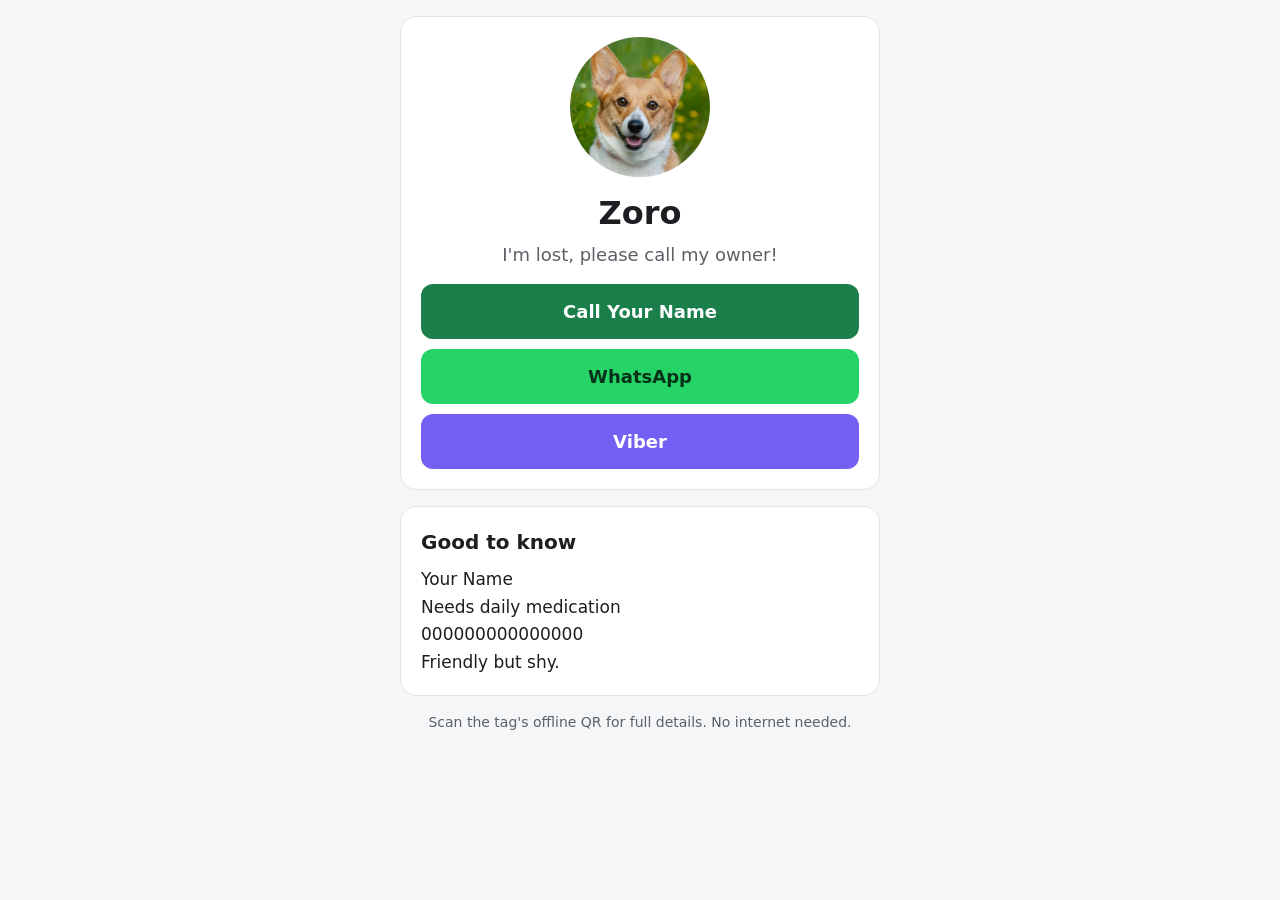
<file: index.html>
<!DOCTYPE html>
<html lang="en">
<head>
<meta charset="utf-8">
<meta name="viewport" content="width=device-width, initial-scale=1">
<title>Zoro - if found, please contact my owner</title>
<style>
  :root {
    color-scheme: light dark;
    --bg: #f5f6f8;
    --card: #ffffff;
    --text: #1c1e21;
    --muted: #5b6167;
    --accent: #1a7f4b;
    --accent-text: #ffffff;
    --border: #e2e5e9;
    --whatsapp: #25d366;
    --viber: #7360f2;
  }
  @media (prefers-color-scheme: dark) {
    :root {
      --bg: #14161a;
      --card: #1e2126;
      --text: #f1f3f5;
      --muted: #a9b0b8;
      --accent: #2ea86a;
      --accent-text: #ffffff;
      --border: #30343b;
    }
  }
  * { box-sizing: border-box; }
  body {
    margin: 0;
    padding: 16px;
    background: var(--bg);
    color: var(--text);
    font-family: system-ui, -apple-system, "Segoe UI", Roboto, sans-serif;
    line-height: 1.5;
    -webkit-text-size-adjust: 100%;
  }
  main {
    max-width: 480px;
    margin: 0 auto;
  }
  .card {
    background: var(--card);
    border: 1px solid var(--border);
    border-radius: 16px;
    padding: 20px;
    margin-bottom: 16px;
  }
  .photo {
    width: 140px;
    height: 140px;
    margin: 0 auto 12px;
    border-radius: 50%;
    overflow: hidden;
    background: var(--border);
    display: flex;
    align-items: center;
    justify-content: center;
    font-size: 64px;
    line-height: 1;
  }
  .photo img {
    width: 100%;
    height: 100%;
    object-fit: cover;
    display: block;
  }
  h1 {
    margin: 0 0 4px;
    font-size: 32px;
    text-align: center;
  }
  .tagline {
    margin: 0 0 16px;
    text-align: center;
    color: var(--muted);
    font-size: 18px;
  }
  .actions {
    display: flex;
    flex-direction: column;
    gap: 10px;
  }
  a.button {
    display: block;
    padding: 14px 16px;
    border-radius: 12px;
    text-align: center;
    text-decoration: none;
    font-size: 18px;
    font-weight: 600;
    color: var(--accent-text);
  }
  a.call { background: var(--accent); }
  a.whatsapp { background: var(--whatsapp); color: #07321a; }
  a.viber { background: var(--viber); }
  h2 {
    margin: 0 0 10px;
    font-size: 20px;
  }
  dl {
    margin: 0;
  }
  dt {
    font-size: 13px;
    text-transform: uppercase;
    letter-spacing: 0.04em;
    color: var(--muted);
    margin-top: 10px;
  }
  dt:first-child { margin-top: 0; }
  dd {
    margin: 2px 0 0;
    font-size: 17px;
    word-break: break-word;
  }
  footer {
    text-align: center;
    color: var(--muted);
    font-size: 14px;
    padding: 0 0 16px;
  }
</style>
</head>
<body>
<main>
  <div class="card">
    <div class="photo"><img src="pet.jpg" alt="Photo of Zoro"></div>
    <h1>Zoro</h1>
    <p class="tagline">I'm lost, please call my owner!</p>
    <div class="actions">
      <a class="button call" href="tel:639171234567">Call Your Name</a>
      <a class="button whatsapp" href="https://wa.me/639171234567">WhatsApp</a>
      <a class="button viber" href="viber://chat?number=%2B639171234567">Viber</a>
    </div>
  </div>
  <div class="card">
    <h2>Good to know</h2>
    <dl>
    <dd>Your Name</dd>
    <dd>Needs daily medication</dd>
    <dd>000000000000000</dd>
    <dd>Friendly but shy.</dd>
    </dl>
  </div>
  <footer>Scan the tag's offline QR for full details. No internet needed.</footer>
</main>
</body>
</html>
</file>
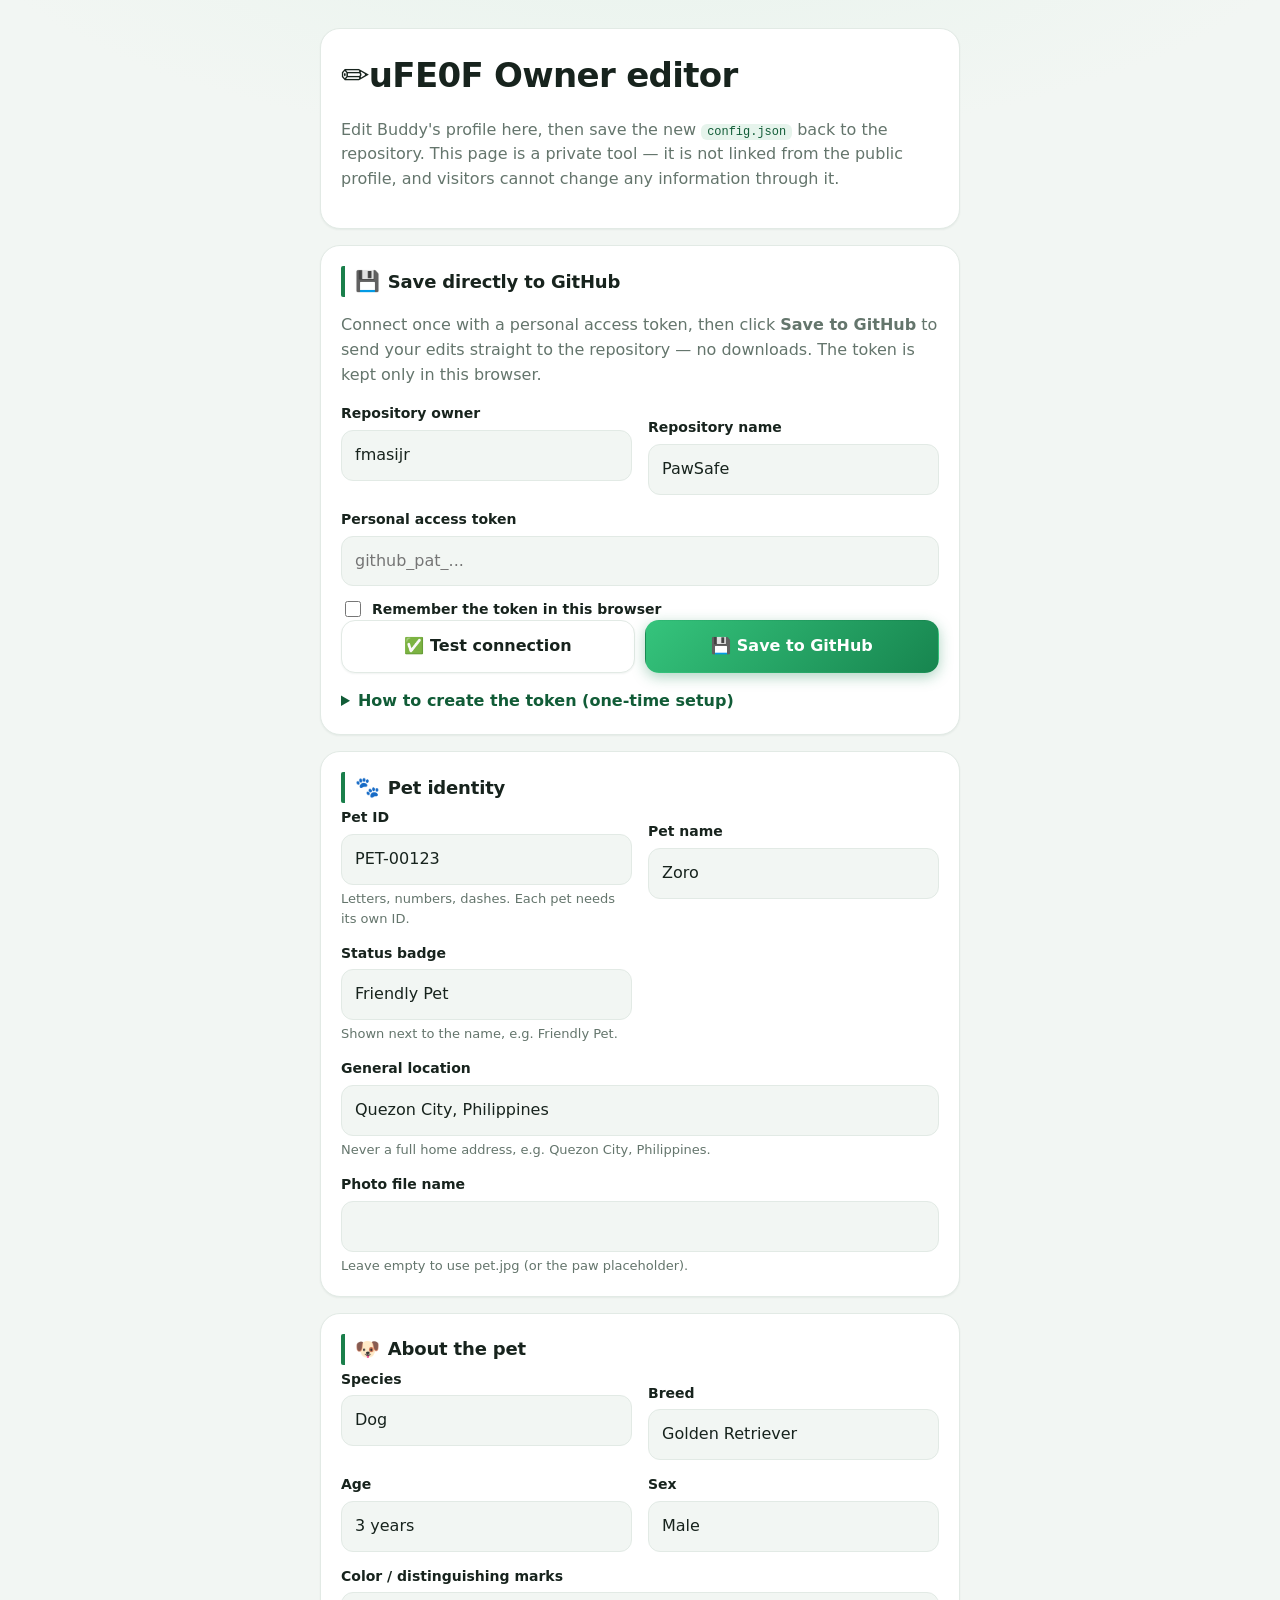
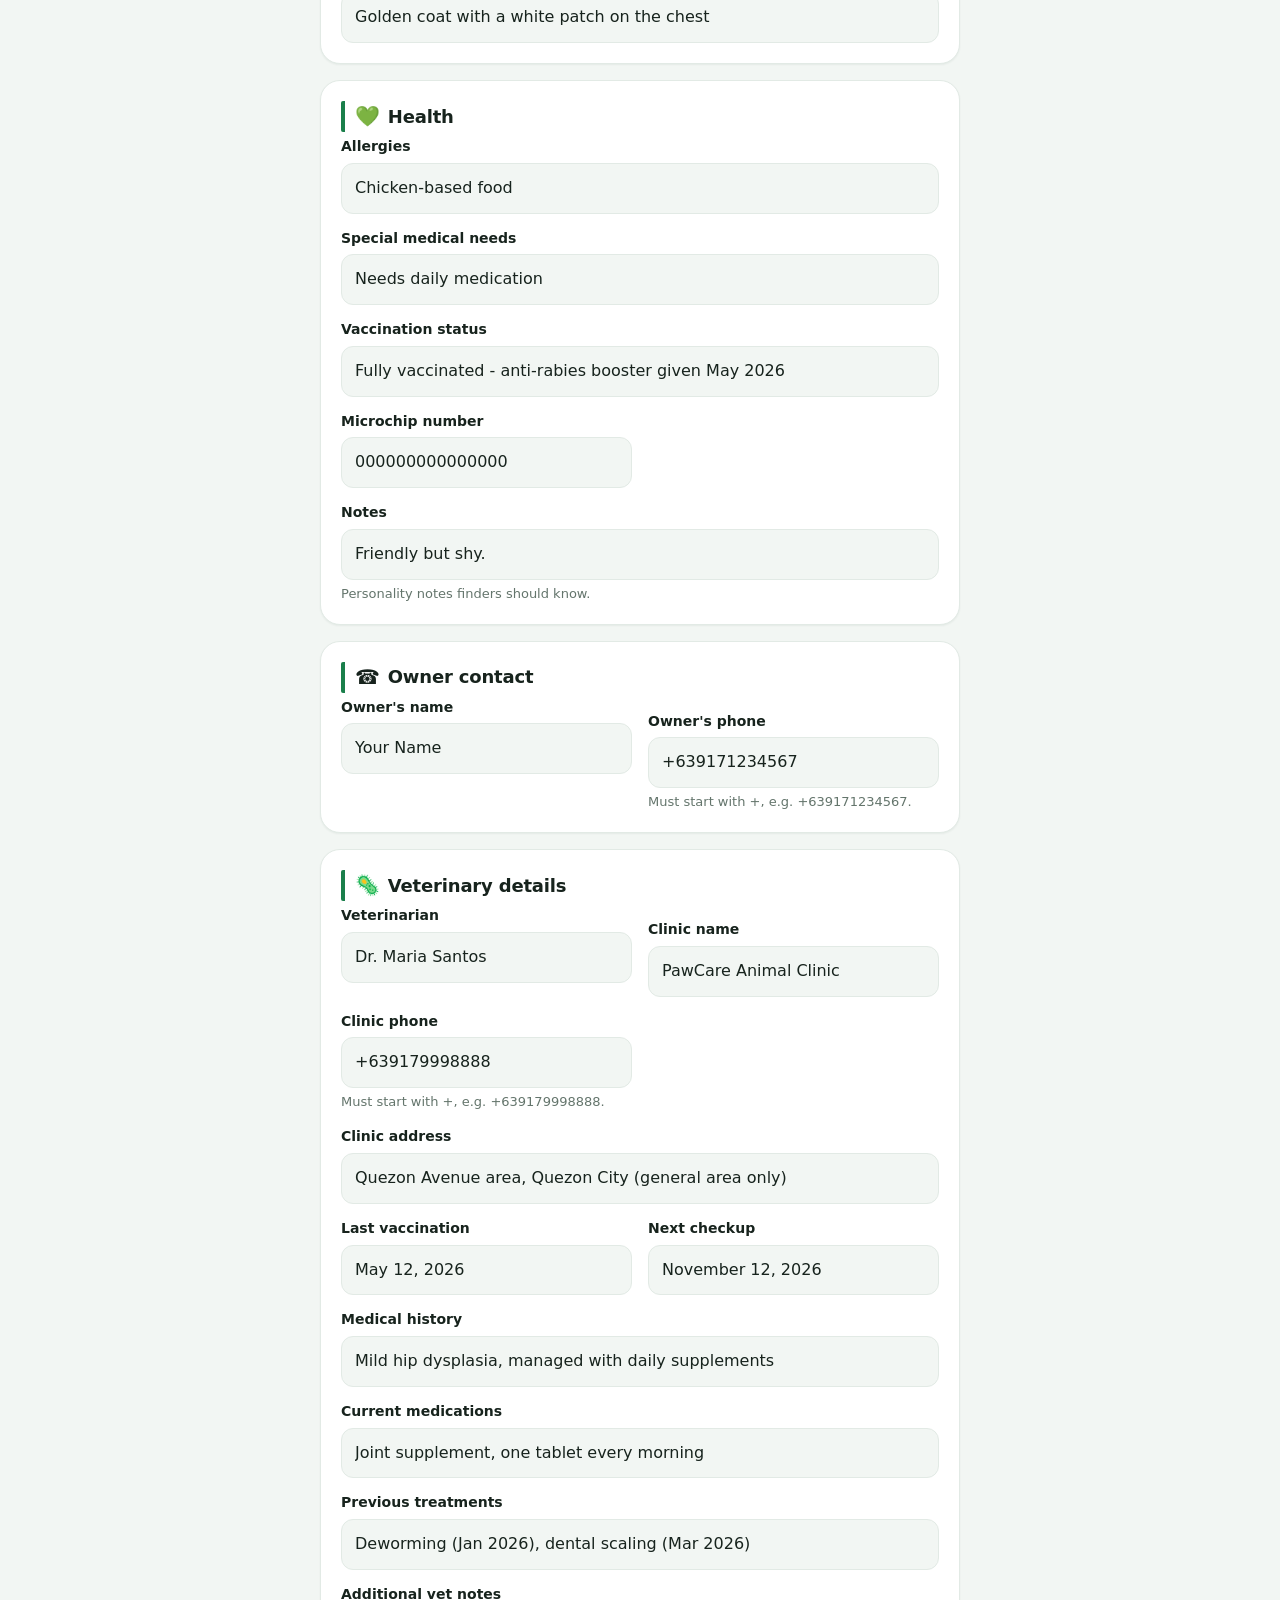
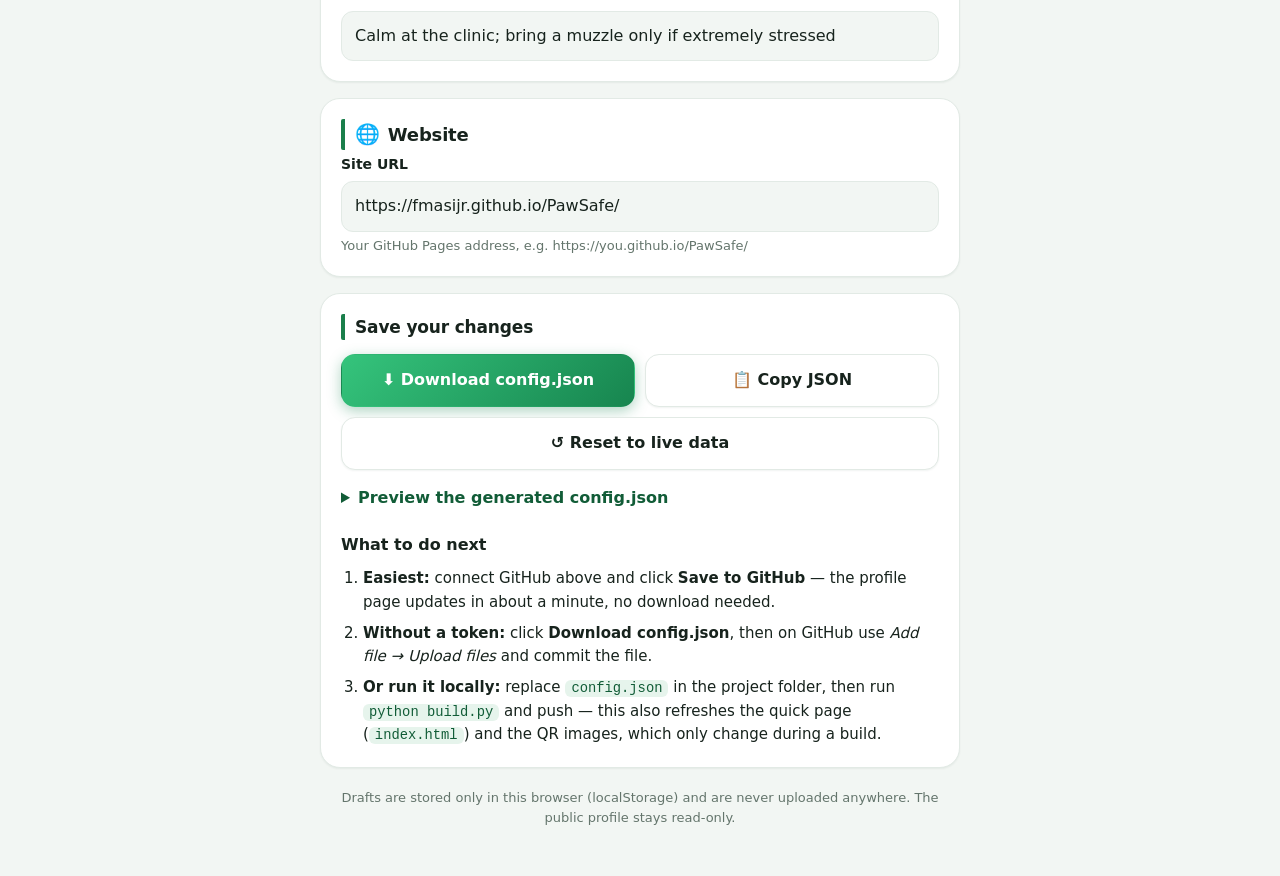
<file: edit.html>
<!DOCTYPE html>
<html lang="en">
<head>
<meta charset="utf-8">
<meta name="viewport" content="width=device-width, initial-scale=1">
<title>Owner editor - PawSafe</title>
<meta name="robots" content="noindex, nofollow">
<link rel="stylesheet" href="pet.css">
<link rel="stylesheet" href="edit.css">
</head>
<body>
<main class="page">

  <header class="card editor-header">
    <h1>Owner editor</h1>
    <p class="muted">Edit Buddy's profile here, then save the new <code>config.json</code>
      back to the repository. This page is a private tool &mdash; it is not linked from
      the public profile, and visitors cannot change any information through it.</p>
    <p class="notice" id="load-error" hidden></p>
  </header>

  <!-- draft restore offer -->
  <div class="card draft-banner" id="draft-banner" hidden>
    <p><strong>Draft found in this browser.</strong> Would you like to continue where
      you left off?</p>
    <div class="draft-actions">
      <button type="button" class="btn btn-primary" id="restore-draft">Restore draft</button>
      <button type="button" class="btn" id="discard-draft">Discard draft</button>
    </div>
  </div>

  <!-- GitHub connection: save edits straight to the repository -->
  <div class="card">
    <h2 class="section-title"><span class="section-icon">&#128190;</span> Save directly to GitHub</h2>
    <p class="muted">Connect once with a personal access token, then click
      <strong>Save to GitHub</strong> to send your edits straight to the repository &mdash;
      no downloads. The token is kept only in this browser.</p>
    <div class="section-fields">
      <div class="field">
        <label for="gh-owner">Repository owner</label>
        <input type="text" id="gh-owner" placeholder="fmasijr" autocomplete="off">
      </div>
      <div class="field">
        <label for="gh-repo">Repository name</label>
        <input type="text" id="gh-repo" placeholder="PawSafe" autocomplete="off">
      </div>
      <div class="field wide">
        <label for="gh-token">Personal access token</label>
        <input type="password" id="gh-token" placeholder="github_pat_..." autocomplete="off">
      </div>
    </div>
    <label class="gh-remember">
      <input type="checkbox" id="gh-remember">
      Remember the token in this browser
    </label>
    <div class="actions">
      <button type="button" class="btn" id="gh-test">&#9989; Test connection</button>
      <button type="button" class="btn btn-primary" id="gh-save">&#128190; Save to GitHub</button>
    </div>
    <p class="result-box" id="gh-status" hidden></p>
    <details class="json-preview">
      <summary>How to create the token (one-time setup)</summary>
      <ol class="steps">
        <li>On GitHub: click your photo &rarr; <em>Settings</em> &rarr;
          <em>Developer settings</em> &rarr; <em>Personal access tokens</em> &rarr;
          <em>Fine-grained tokens</em> &rarr; <em>Generate new token</em>.</li>
        <li>Repository access: <em>Only select repositories</em> &rarr; choose this repo.</li>
        <li>Permissions &rarr; Repository permissions &rarr; set
          <strong>Contents</strong> to <em>Read and write</em>. Leave everything else off.</li>
        <li>Generate it, copy the token, and paste it above.</li>
      </ol>
      <p class="notice">Anyone with this token can change your repository. Never paste it
        on a shared or public computer, and revoke it anytime from that same GitHub page
        if it ever leaks. This connection can only commit files &mdash; it cannot touch
        settings, pages, or other repositories.</p>
    </details>
  </div>

  <!-- the form is built by edit.js from a field schema -->
  <form id="edit-form" novalidate>
    <div id="sections"></div>
  </form>

  <div class="card">
    <h2>Save your changes</h2>
    <div class="actions">
      <button type="button" class="btn btn-primary" id="download-btn">&#11015;&#65039; Download config.json</button>
      <button type="button" class="btn" id="copy-btn">&#128203; Copy JSON</button>
      <button type="button" class="btn" id="reset-btn">&#8634; Reset to live data</button>
    </div>
    <p class="notice" id="save-error" hidden></p>
    <p class="result-box ok" id="save-ok" hidden></p>

    <details class="json-preview">
      <summary>Preview the generated config.json</summary>
      <pre id="json-preview"></pre>
    </details>

    <h3>What to do next</h3>
    <ol class="steps">
      <li><strong>Easiest:</strong> connect GitHub above and click
        <strong>Save to GitHub</strong> &mdash; the profile page updates in about a
        minute, no download needed.</li>
      <li><strong>Without a token:</strong> click <strong>Download config.json</strong>,
        then on GitHub use <em>Add file &rarr; Upload files</em> and commit the file.</li>
      <li><strong>Or run it locally:</strong> replace <code>config.json</code> in the
        project folder, then run <code>python build.py</code> and push &mdash; this also
        refreshes the quick page (<code>index.html</code>) and the QR images, which
        only change during a build.</li>
    </ol>
  </div>

  <footer class="editor-footer muted">
    Drafts are stored only in this browser (localStorage) and are never uploaded
    anywhere. The public profile stays read-only.
  </footer>

</main>
<script src="edit.js"></script>
</body>
</html>
</file>
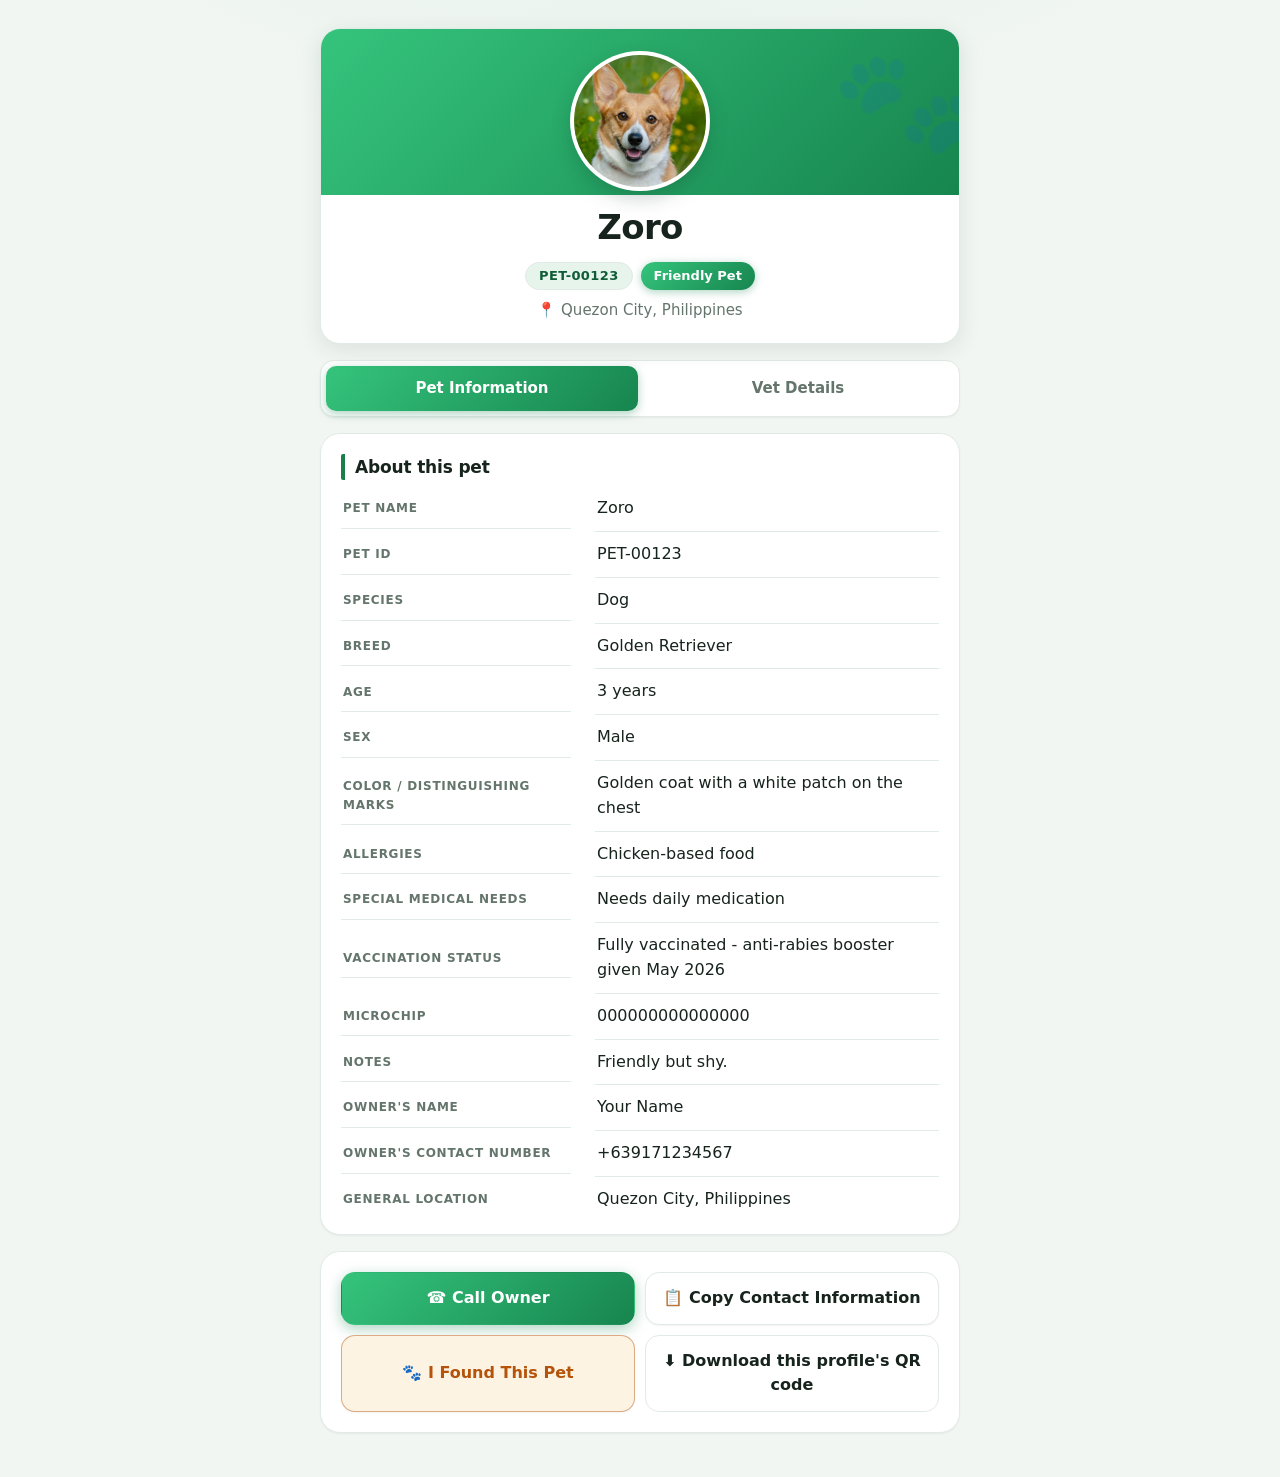
<file: pet.html>
<!DOCTYPE html>
<html lang="en">
<head>
<meta charset="utf-8">
<meta name="viewport" content="width=device-width, initial-scale=1">
<title>Pet profile - PawSafe</title>
<meta name="description" content="Found a lost pet? This page has the owner's contact details.">
<link rel="stylesheet" href="pet.css">
</head>
<body>
<main class="page">

  <!-- Loading state (shown for a moment while the page reads pets.js) -->
  <div class="card center" id="loading-state">
    <p class="spinner" aria-hidden="true">&#8987;</p>
    <p class="muted">Loading pet profile&hellip;</p>
  </div>

  <!-- Empty / not-found state -->
  <div class="card center" id="not-found-state" hidden>
    <p class="big-icon" aria-hidden="true">&#128269;</p>
    <h1>Pet profile not found</h1>
    <p class="muted" id="not-found-detail"></p>
    <p class="muted">Please ask the person with the pet to check the tag,
      or open the tag's offline QR code for the owner's phone number.</p>
    <a class="btn btn-primary" href="index.html">Go to the quick contact page</a>
  </div>

  <!-- Profile (filled in by pet.js) -->
  <div id="profile" hidden>

    <header class="card profile-header">
      <div class="photo" id="pet-photo"></div>
      <h1 id="pet-name"></h1>
      <div class="meta">
        <span class="chip" id="pet-id"></span>
        <span class="badge" id="pet-badge" hidden></span>
      </div>
      <p class="location" id="pet-location" hidden></p>
    </header>

    <div class="tabs" role="tablist" aria-label="Profile sections">
      <button type="button" class="tab" role="tab" id="tab-info"
              aria-controls="panel-info" aria-selected="true" tabindex="0">
        Pet Information
      </button>
      <button type="button" class="tab" role="tab" id="tab-vet"
              aria-controls="panel-vet" aria-selected="false" tabindex="-1">
        Vet Details
      </button>
    </div>

    <!-- Tab 1: Pet Information -->
    <section role="tabpanel" id="panel-info" aria-labelledby="tab-info" tabindex="0">
      <div class="card">
        <h2>About this pet</h2>
        <dl class="info-list" id="info-list"></dl>
        <p class="notice" id="owner-missing" hidden>
          &#9888;&#65039; This pet has no owner contact on file. Please bring it
          to the nearest veterinary clinic so the owner can be reached.
        </p>
      </div>

      <div class="card actions">
        <a class="btn btn-primary" id="call-owner" href="#" hidden>&#9742;&#65039; Call Owner</a>
        <button type="button" class="btn" id="copy-contact">&#128203; Copy Contact Information</button>
        <button type="button" class="btn btn-warn" id="found-btn" aria-expanded="false"
                aria-controls="found-card">&#128062; I Found This Pet</button>
        <a class="btn btn-ghost" id="download-qr" href="qr_pet.png" download hidden>
          &#11015;&#65039; Download this profile's QR code
        </a>
      </div>

      <!-- "I Found This Pet" form -->
      <div class="card" id="found-card" hidden>
        <h2>I found this pet</h2>
        <p class="muted">Tell the owner you have their pet. Fields marked
          <span class="req">*</span> are required.</p>
        <form id="found-form" novalidate>
          <div class="field">
            <label for="finder-name">Your name <span class="req">*</span></label>
            <input type="text" id="finder-name" name="finder-name"
                   autocomplete="name" aria-describedby="finder-name-error">
            <p class="field-error" id="finder-name-error" hidden></p>
          </div>
          <div class="field">
            <label for="finder-phone">Your contact number <span class="req">*</span></label>
            <input type="tel" id="finder-phone" name="finder-phone"
                   autocomplete="tel" placeholder="+639171234567"
                   aria-describedby="finder-phone-error">
            <p class="field-error" id="finder-phone-error" hidden></p>
          </div>
          <div class="field">
            <label for="finder-message">Message for the owner</label>
            <textarea id="finder-message" name="finder-message" rows="3"
                      placeholder="Example: Buddy is safe with me, I am at the barangay hall."></textarea>
          </div>
          <p class="form-note">
            &#128274; This demonstration form does <strong>not</strong> send a real
            message or notification &mdash; there is no backend yet. Calling the owner
            is the only guaranteed way to reach them.
          </p>
          <button type="submit" class="btn btn-primary">Submit report</button>
        </form>
        <div id="found-result" hidden aria-live="polite"></div>
      </div>
    </section>

    <!-- Tab 2: Vet Details -->
    <section role="tabpanel" id="panel-vet" aria-labelledby="tab-vet" tabindex="0" hidden>
      <div class="card">
        <p class="sample-banner" id="vet-sample-banner" hidden>
          &#9888;&#65039; Sample veterinary information &mdash; not verified medical records.
          Always confirm with the clinic.
        </p>
        <h2>Veterinary details</h2>
        <dl class="info-list" id="vet-list"></dl>
        <p class="notice" id="vet-missing" hidden>
          &#9888;&#65039; No veterinary contact is listed for this pet.
        </p>
      </div>

      <div class="card actions">
        <a class="btn btn-primary" id="call-vet" href="#" hidden>&#9742;&#65039; Call Veterinary Clinic</a>
        <button type="button" class="btn" id="copy-vet">&#128203; Copy Vet Details</button>
      </div>
    </section>

  </div>

  <!-- Small toast for copy feedback -->
  <div class="toast" id="toast" role="status" aria-live="polite" hidden></div>

</main>
<script src="pets.js"></script>
<script src="pet.js"></script>
</body>
</html>
</file>
<file: pet.css>
/* PawSafe pet profile - mobile-first, no framework. */

:root {
  color-scheme: light dark;
  --bg: #f2f6f3;
  --bg-accent: #e7f3ec;
  --card: #ffffff;
  --text: #17231d;
  --muted: #64756c;
  --accent: #1a7f4b;
  --accent-strong: #115c37;
  --accent-soft: #e6f4ec;
  --accent-text: #ffffff;
  --hero-1: #35c47c;
  --hero-2: #17854f;
  --warn: #b45309;
  --warn-soft: #fdf3e3;
  --border: #e2eae5;
  --shadow-sm: 0 1px 2px rgba(16, 48, 33, 0.06);
  --shadow-md: 0 6px 22px rgba(16, 48, 33, 0.10);
  --shadow-photo: 0 8px 22px rgba(10, 45, 28, 0.28);
}

@media (prefers-color-scheme: dark) {
  :root {
    --bg: #10150f;
    --bg-accent: #16211a;
    --card: #1a201b;
    --text: #eef3ee;
    --muted: #a2b1a8;
    --accent: #3cbf7b;
    --accent-strong: #2c9a61;
    --accent-soft: #1d2f24;
    --accent-text: #07130c;
    --hero-1: #1d6e46;
    --hero-2: #0e3f28;
    --warn: #f0b357;
    --warn-soft: #2b2313;
    --border: #2a322b;
    --shadow-sm: none;
    --shadow-md: 0 6px 22px rgba(0, 0, 0, 0.45);
    --shadow-photo: 0 8px 22px rgba(0, 0, 0, 0.55);
  }
}

* { box-sizing: border-box; }

/* author display rules would otherwise override the UA [hidden] style */
[hidden] { display: none !important; }

html { scroll-behavior: smooth; }

body {
  margin: 0;
  padding: 16px;
  background:
    radial-gradient(1000px 380px at 50% -120px, var(--bg-accent), transparent 70%),
    var(--bg);
  color: var(--text);
  font-family: system-ui, -apple-system, "Segoe UI", Roboto, "Helvetica Neue", sans-serif;
  line-height: 1.55;
  -webkit-text-size-adjust: 100%;
}

.page {
  max-width: 640px;
  margin: 0 auto;
}

.card {
  background: var(--card);
  border: 1px solid var(--border);
  border-radius: 20px;
  padding: 20px;
  margin-bottom: 16px;
  box-shadow: var(--shadow-sm);
}

h1 {
  margin: 0 0 8px;
  font-size: 30px;
  font-weight: 800;
  letter-spacing: -0.02em;
  text-align: center;
}

h2 {
  margin: 0 0 14px;
  font-size: 17px;
  font-weight: 700;
  letter-spacing: -0.01em;
  padding-left: 10px;
  border-left: 4px solid var(--accent);
  border-radius: 2px;
}

.muted { color: var(--muted); }
.center { text-align: center; }
.big-icon { font-size: 44px; margin: 8px 0; }

.spinner {
  font-size: 40px;
  margin: 8px 0;
  animation: pulse 1.2s ease-in-out infinite;
}

@keyframes pulse { 50% { opacity: 0.3; } }

/* ---- Profile header ---- */

.profile-header {
  position: relative;
  overflow: hidden;
  padding-top: 26px;
  text-align: center;
  box-shadow: var(--shadow-md);
}

/* green gradient band behind the photo */
.profile-header::before {
  content: "";
  position: absolute;
  inset: 0 0 auto 0;
  height: 166px;
  background: linear-gradient(135deg, var(--hero-1), var(--hero-2));
}

/* faint paw watermark in the band */
.profile-header::after {
  content: "\1F43E";
  position: absolute;
  top: 18px;
  right: -14px;
  font-size: 110px;
  line-height: 1;
  opacity: 0.16;
  transform: rotate(-12deg);
  pointer-events: none;
}

.profile-header > * {
  position: relative;
  z-index: 1;
}

.photo {
  width: 132px;
  height: 132px;
  margin: 0 auto 14px;
  border-radius: 50%;
  overflow: hidden;
  background: var(--accent-soft);
  display: flex;
  align-items: center;
  justify-content: center;
  font-size: 58px;
  line-height: 1;
  box-shadow:
    0 0 0 4px var(--card),
    var(--shadow-photo);
}

.photo img { width: 100%; height: 100%; object-fit: cover; display: block; }

.meta {
  display: flex;
  justify-content: center;
  align-items: center;
  gap: 8px;
  flex-wrap: wrap;
  margin-bottom: 8px;
}

.chip {
  background: var(--accent-soft);
  color: var(--accent-strong);
  border: 1px solid var(--border);
  border-radius: 999px;
  padding: 3px 13px;
  font-size: 13px;
  font-weight: 700;
  letter-spacing: 0.03em;
}

.badge {
  background: linear-gradient(135deg, var(--hero-1), var(--hero-2));
  color: #ffffff;
  border-radius: 999px;
  padding: 4px 13px;
  font-size: 13px;
  font-weight: 700;
  box-shadow: 0 2px 8px rgba(23, 133, 79, 0.35);
}

.location {
  display: inline-flex;
  align-items: center;
  gap: 5px;
  color: var(--muted);
  margin: 0;
  font-size: 15px;
}

/* ---- Tabs ---- */

.tabs {
  display: flex;
  gap: 4px;
  margin-bottom: 16px;
  background: var(--card);
  border: 1px solid var(--border);
  border-radius: 14px;
  padding: 5px;
  box-shadow: var(--shadow-sm);
}

.tab {
  flex: 1;
  appearance: none;
  background: none;
  border: none;
  border-radius: 10px;
  padding: 11px 8px;
  font: inherit;
  font-size: 15px;
  font-weight: 700;
  color: var(--muted);
  cursor: pointer;
  transition: background-color 0.18s ease, color 0.18s ease, box-shadow 0.18s ease;
}

.tab:hover { color: var(--text); }

.tab[aria-selected="true"] {
  color: #ffffff;
  background: linear-gradient(135deg, var(--hero-1), var(--hero-2));
  box-shadow: 0 3px 10px rgba(23, 133, 79, 0.35);
}

.tab:focus-visible {
  outline: 2px solid var(--accent);
  outline-offset: 2px;
}

/* ---- Info lists ---- */

.info-list { margin: 0; }

.info-list dt {
  font-size: 12px;
  font-weight: 700;
  text-transform: uppercase;
  letter-spacing: 0.06em;
  color: var(--muted);
  margin-top: 14px;
}

.info-list dt:first-child { margin-top: 0; }

.info-list dd {
  margin: 2px 0 0;
  font-size: 16px;
  font-weight: 500;
  word-break: break-word;
}

.empty-row { color: var(--muted); font-style: italic; }

.notice {
  background: var(--warn-soft);
  color: var(--warn);
  border-radius: 12px;
  border-left: 4px solid var(--warn);
  padding: 11px 13px;
  font-size: 14px;
  margin: 16px 0 0;
}

.sample-banner {
  background: var(--warn-soft);
  color: var(--warn);
  border-radius: 12px;
  border-left: 4px solid var(--warn);
  padding: 10px 13px;
  font-size: 13px;
  margin: 0 0 14px;
  text-align: left;
}

/* ---- Buttons ---- */

.actions { display: flex; flex-direction: column; gap: 10px; }

.btn {
  display: block;
  width: 100%;
  padding: 13px 16px;
  border-radius: 14px;
  border: 1px solid var(--border);
  background: var(--card);
  color: var(--text);
  font: inherit;
  font-size: 16px;
  font-weight: 700;
  text-align: center;
  text-decoration: none;
  cursor: pointer;
  box-shadow: var(--shadow-sm);
  transition: transform 0.12s ease, box-shadow 0.12s ease,
              background-color 0.12s ease, border-color 0.12s ease;
}

.btn:hover {
  transform: translateY(-1px);
  box-shadow: var(--shadow-md);
  border-color: var(--accent);
}

.btn:active { transform: translateY(0) scale(0.99); }

.btn-primary {
  background: linear-gradient(135deg, var(--hero-1), var(--hero-2));
  border-color: transparent;
  color: #ffffff;
  box-shadow: 0 4px 14px rgba(23, 133, 79, 0.35);
}

.btn-primary:hover {
  border-color: transparent;
  box-shadow: 0 7px 18px rgba(23, 133, 79, 0.42);
}

.btn-warn {
  background: var(--warn-soft);
  border-color: color-mix(in srgb, var(--warn) 45%, transparent);
  color: var(--warn);
}

.btn-ghost { background: transparent; box-shadow: none; }
.btn-ghost:hover { background: var(--card); }

.btn:focus-visible { outline: 2px solid var(--accent); outline-offset: 2px; }
.btn[disabled] { opacity: 0.55; cursor: not-allowed; transform: none; }

/* ---- Form ---- */

.field { margin-top: 14px; }
.field:first-of-type { margin-top: 0; }

.field label {
  display: block;
  font-size: 14px;
  font-weight: 700;
  margin-bottom: 5px;
}

.req { color: var(--warn); }

.field input,
.field textarea {
  width: 100%;
  padding: 12px 13px;
  border: 1px solid var(--border);
  border-radius: 12px;
  background: var(--bg);
  color: var(--text);
  font: inherit;
  font-size: 16px;
  transition: border-color 0.12s ease, box-shadow 0.12s ease;
}

.field input:focus,
.field textarea:focus {
  outline: none;
  border-color: var(--accent);
  box-shadow: 0 0 0 3px color-mix(in srgb, var(--accent) 22%, transparent);
  background: var(--card);
}

.field input[aria-invalid="true"],
.field textarea[aria-invalid="true"] { border-color: var(--warn); }

.field-error { color: var(--warn); font-size: 13px; margin: 4px 0 0; }

.form-note {
  background: var(--accent-soft);
  border-radius: 12px;
  padding: 11px 13px;
  font-size: 13px;
  color: var(--muted);
  margin: 16px 0;
}

.result-box {
  border-radius: 14px;
  padding: 14px;
  margin-top: 14px;
  font-size: 15px;
}

.result-box.ok {
  background: var(--accent-soft);
  color: var(--accent-strong);
  border-left: 4px solid var(--accent);
}

.result-box.error {
  background: var(--warn-soft);
  color: var(--warn);
  border-left: 4px solid var(--warn);
}

/* ---- Toast ---- */

.toast {
  position: fixed;
  left: 50%;
  bottom: 22px;
  transform: translateX(-50%);
  background: var(--text);
  color: var(--bg);
  border-radius: 999px;
  padding: 11px 20px;
  font-size: 15px;
  font-weight: 600;
  max-width: 90%;
  box-shadow: 0 8px 24px rgba(0, 0, 0, 0.3);
  animation: toast-in 0.22s ease both;
  z-index: 10;
}

@keyframes toast-in {
  from { opacity: 0; transform: translate(-50%, 8px); }
  to { opacity: 1; transform: translate(-50%, 0); }
}

/* ---- Entrance animations ---- */

@media (prefers-reduced-motion: no-preference) {
  .profile-header { animation: rise 0.4s ease both; }
  [role="tabpanel"]:not([hidden]) { animation: fade 0.28s ease both; }
  .card[id="found-card"] { animation: rise 0.3s ease both; }
}

@keyframes rise {
  from { opacity: 0; transform: translateY(12px); }
  to { opacity: 1; transform: translateY(0); }
}

@keyframes fade {
  from { opacity: 0; transform: translateY(6px); }
  to { opacity: 1; transform: translateY(0); }
}

/* ---- Wider screens ---- */

@media (min-width: 560px) {
  body { padding: 28px 20px; }
  h1 { font-size: 34px; }

  .actions { flex-direction: row; flex-wrap: wrap; }
  .actions .btn { width: auto; flex: 1 1 220px; }

  /* label left, value right, divider between rows */
  .info-list {
    display: grid;
    grid-template-columns: minmax(150px, 230px) 1fr;
    column-gap: 24px;
  }

  .info-list dt,
  .info-list dd {
    margin-top: 0;
    padding: 10px 2px;
    border-bottom: 1px solid var(--border);
  }

  .info-list dt { align-self: center; }
  .info-list dd { font-size: 16px; }

  .info-list dt:nth-of-type(1),
  .info-list dd:nth-of-type(1) { padding-top: 2px; }

  .info-list dt:last-of-type,
  .info-list dd:last-of-type { border-bottom: none; padding-bottom: 2px; }

  .info-list .empty-row { grid-column: 1 / -1; }
}
</file>
<file: edit.css>
/* PawSafe owner editor - loaded after pet.css, reuses its variables and widgets. */

.editor-header h1 { text-align: left; }
.editor-header h1::before { content: "\270F\uFE0F "; }

code {
  background: var(--accent-soft);
  color: var(--accent-strong);
  border-radius: 6px;
  padding: 1px 6px;
  font-size: 0.92em;
}

.section-title {
  display: flex;
  align-items: center;
  gap: 8px;
  margin: 0 0 4px;
  font-size: 18px;
  font-weight: 700;
}

.section-icon { font-size: 20px; }

.draft-banner { border-left: 4px solid var(--accent); }
.draft-actions { display: flex; gap: 10px; margin-top: 10px; flex-wrap: wrap; }
.draft-actions .btn { width: auto; flex: 1 1 160px; }

.gh-remember {
  display: flex;
  align-items: center;
  gap: 8px;
  margin-top: 12px;
  font-size: 14px;
  font-weight: 600;
  cursor: pointer;
}

.gh-remember input { width: 16px; height: 16px; accent-color: var(--accent); }

#gh-status a { color: inherit; }

.steps { margin: 10px 0 0; padding-left: 22px; }
.steps li { margin-top: 8px; font-size: 15px; }

h3 { margin: 22px 0 0; font-size: 16px; }

.json-preview { margin-top: 16px; }
.json-preview summary { cursor: pointer; font-weight: 600; color: var(--accent-strong); }

.json-preview pre {
  background: var(--bg);
  border: 1px solid var(--border);
  border-radius: 12px;
  padding: 12px;
  margin-top: 10px;
  font-size: 12px;
  line-height: 1.45;
  overflow-x: auto;
  max-height: 320px;
  user-select: all;
}

.editor-footer { text-align: center; font-size: 13px; padding: 4px 0 20px; }

/* two columns of fields on wider screens */
@media (min-width: 560px) {
  .section-fields {
    display: grid;
    grid-template-columns: 1fr 1fr;
    column-gap: 16px;
  }
  .section-fields .field.wide { grid-column: 1 / -1; }
}
</file>
